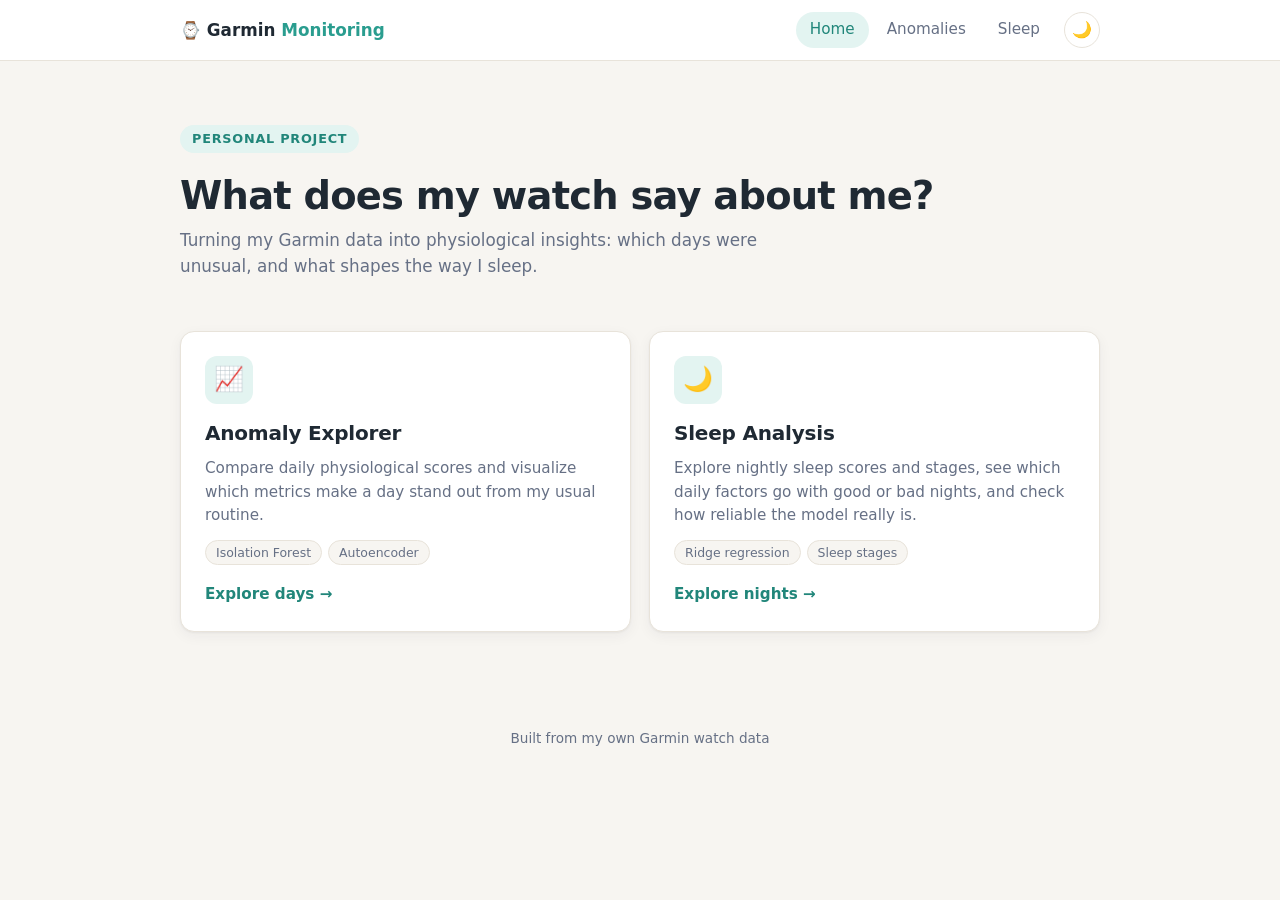
<file: src/frontend/index.html>
<!DOCTYPE html>
<html lang="en">
<head>
    <meta charset="UTF-8">
    <meta name="viewport" content="width=device-width, initial-scale=1">
    <title>Garmin Physiological Monitoring</title>
    <link rel="stylesheet" href="style.css">
    <script src="theme.js"></script>
</head>
<body>
    <header class="site-header">
        <div class="container nav">
            <a class="brand" href="index.html">⌚ Garmin <span>Monitoring</span></a>
            <nav class="nav-links">
                <a href="index.html" class="active">Home</a>
                <a href="anomaly.html">Anomalies</a>
                <a href="sleep.html">Sleep</a>
            </nav>
        </div>
    </header>

    <main class="container">
        <section class="hero">
            <span class="eyebrow">Personal project</span>
            <h1>What does my watch say about me?</h1>
            <p class="lead">Turning my Garmin data into physiological insights: which days were unusual, and what shapes the way I sleep.</p>
        </section>

        <div class="feature-grid">
            <a class="feature-card" href="anomaly.html">
                <div class="feature-icon">📈</div>
                <h2>Anomaly Explorer</h2>
                <p>Compare daily physiological scores and visualize which metrics make a day stand out from my usual routine.</p>
                <div class="tags"><span class="tag">Isolation Forest</span><span class="tag">Autoencoder</span></div>
                <span class="feature-cta">Explore days &rarr;</span>
            </a>

            <a class="feature-card" href="sleep.html">
                <div class="feature-icon">🌙</div>
                <h2>Sleep Analysis</h2>
                <p>Explore nightly sleep scores and stages, see which daily factors go with good or bad nights, and check how reliable the model really is.</p>
                <div class="tags"><span class="tag">Ridge regression</span><span class="tag">Sleep stages</span></div>
                <span class="feature-cta">Explore nights &rarr;</span>
            </a>

            <!-- Future features go here as additional feature-card links -->
        </div>
    </main>

    <footer class="site-footer">Built from my own Garmin watch data</footer>
</body>
</html>
</file>
<file: src/frontend/style.css>
/* Garmin Physiological Monitoring - shared theme */
:root {
    --bg: #f7f5f1;
    --surface: #ffffff;
    --text: #1f2933;
    --muted: #667085;
    --border: #e8e3da;
    --accent: #2a9d8f;
    --accent-dark: #21867a;
    --accent-soft: #e3f4f1;
    --warn: #e9a23b;
    --danger: #e63946;
    --accent-text: #21867a;
    --error: #b00020;
    --chart-text: #667085;
    --chart-grid: #ece8e1;
    --font: system-ui, -apple-system, "Segoe UI", Roboto, "Helvetica Neue", sans-serif;
    color-scheme: light;
    --radius: 14px;
    --shadow: 0 1px 2px rgba(31, 41, 51, 0.05), 0 4px 14px rgba(31, 41, 51, 0.05);
}

:root[data-theme="dark"] {
    --bg: #14181d;
    --surface: #1c2128;
    --text: #e6e9ed;
    --muted: #98a2b3;
    --border: #2d343d;
    --accent: #2a9d8f;
    --accent-dark: #34b3a4;
    --accent-soft: #17332f;
    --accent-text: #6fd3c6;
    --error: #ff7b86;
    --chart-text: #98a2b3;
    --chart-grid: #2d343d;
    --shadow: 0 1px 2px rgba(0, 0, 0, 0.3), 0 4px 14px rgba(0, 0, 0, 0.25);
    color-scheme: dark;
}

* { box-sizing: border-box; }

body {
    margin: 0;
    background: var(--bg);
    color: var(--text);
    font-family: var(--font);
    line-height: 1.55;
}

.container { max-width: 960px; margin: 0 auto; padding: 0 20px; }
main.container { padding-top: 28px; padding-bottom: 64px; }

/* ---------- Header / navigation ---------- */
.site-header {
    background: var(--surface);
    border-bottom: 1px solid var(--border);
    position: sticky;
    top: 0;
    z-index: 10;
}
.nav { display: flex; align-items: center; justify-content: space-between; height: 60px; }
.brand { font-weight: 700; color: var(--text); text-decoration: none; font-size: 1.05rem; }
.brand span { color: var(--accent); }
.nav-links { display: flex; gap: 4px; }
.nav-links a {
    color: var(--muted);
    text-decoration: none;
    padding: 6px 14px;
    border-radius: 999px;
    font-size: 0.95rem;
    font-weight: 500;
}
.nav-links a:hover { background: var(--bg); color: var(--text); }
.nav-links a.active { background: var(--accent-soft); color: var(--accent-text); }

/* ---------- Typography ---------- */
h1 { font-size: 2rem; line-height: 1.2; margin: 8px 0 8px 0; letter-spacing: -0.02em; }
h2 { font-size: 1.25rem; margin: 0 0 12px 0; letter-spacing: -0.01em; }
h3 { font-size: 1.05rem; margin: 22px 0 8px 0; }
.muted { color: var(--muted); }
.lead { color: var(--muted); font-size: 1.05rem; margin: 0 0 24px 0; max-width: 640px; }

/* ---------- Panels & cards ---------- */
.panel {
    background: var(--surface);
    border: 1px solid var(--border);
    border-radius: var(--radius);
    box-shadow: var(--shadow);
    padding: 22px;
    margin-bottom: 22px;
}
.panel > h2 { display: flex; align-items: center; gap: 10px; }
.step {
    display: inline-flex; align-items: center; justify-content: center;
    width: 26px; height: 26px; border-radius: 50%;
    background: var(--accent-soft); color: var(--accent-text);
    font-size: 0.85rem; font-weight: 700;
}

.card, .day-card {
    border: 1px solid var(--border);
    border-radius: 12px;
    padding: 16px;
    margin: 14px 0;
    background: var(--surface);
}

.note {
    background: var(--accent-soft);
    border-radius: 12px;
    padding: 14px 18px;
    margin: 14px 0;
    font-size: 0.95rem;
}
.note ul { margin: 8px 0 0 0; padding-left: 20px; }
.note li { margin-bottom: 5px; }

/* ---------- Home page ---------- */
.hero { padding: 36px 0 20px 0; }
.hero .eyebrow {
    display: inline-block; font-size: 0.8rem; font-weight: 600; letter-spacing: 0.06em;
    text-transform: uppercase; color: var(--accent-text);
    background: var(--accent-soft); padding: 4px 12px; border-radius: 999px; margin-bottom: 12px;
}
.hero h1 { font-size: 2.4rem; }

.feature-grid { display: grid; grid-template-columns: repeat(auto-fit, minmax(300px, 1fr)); gap: 18px; margin-top: 8px; }
.feature-card {
    display: flex; flex-direction: column; gap: 8px;
    background: var(--surface);
    border: 1px solid var(--border);
    border-radius: var(--radius);
    box-shadow: var(--shadow);
    padding: 24px;
    text-decoration: none;
    color: inherit;
    transition: transform 0.15s ease, box-shadow 0.15s ease, border-color 0.15s ease;
}
.feature-card:hover {
    transform: translateY(-3px);
    border-color: var(--accent);
    box-shadow: 0 2px 4px rgba(31, 41, 51, 0.06), 0 12px 28px rgba(31, 41, 51, 0.1);
}
.feature-icon {
    width: 48px; height: 48px; border-radius: 12px; background: var(--accent-soft);
    display: flex; align-items: center; justify-content: center; font-size: 1.5rem;
}
.feature-card h2 { margin: 6px 0 0 0; }
.feature-card p { margin: 0; color: var(--muted); font-size: 0.95rem; }
.tags { display: flex; flex-wrap: wrap; gap: 6px; margin-top: 4px; }
.tag { font-size: 0.78rem; padding: 2px 10px; border-radius: 999px; background: var(--bg); color: var(--muted); border: 1px solid var(--border); }
.feature-cta { margin-top: auto; padding-top: 10px; color: var(--accent-text); font-weight: 600; font-size: 0.95rem; }

.site-footer { color: var(--muted); font-size: 0.85rem; text-align: center; padding: 32px 0 40px 0; }

/* ---------- Controls ---------- */
label { font-weight: 500; }
select {
    font: inherit;
    padding: 8px 12px;
    border: 1px solid var(--border);
    border-radius: 10px;
    background: var(--surface);
    color: var(--text);
    margin-bottom: 12px;
}
select:focus { outline: 2px solid var(--accent); outline-offset: 1px; }
select[multiple], select[size] { width: 100%; padding: 6px; }
select option { padding: 6px 8px; border-radius: 6px; }
#day-select { height: 220px; }
#night-select { height: 220px; }

.metric-checkboxes { display: flex; flex-wrap: wrap; align-items: center; gap: 8px; margin: 4px 0 16px 0; }
.metric-checkboxes strong { margin-right: 4px; }
.metric-checkboxes label {
    display: inline-flex; align-items: center; gap: 6px;
    padding: 6px 14px; border: 1px solid var(--border); border-radius: 999px;
    background: var(--surface); cursor: pointer; font-size: 0.92rem; font-weight: 500;
}
.metric-checkboxes label:has(input:checked) { background: var(--accent-soft); border-color: var(--accent); color: var(--accent-text); }
.metric-checkboxes input { accent-color: var(--accent); }

button, .btn {
    font: inherit; font-weight: 600;
    background: var(--accent); color: #fff;
    border: none; border-radius: 10px;
    padding: 10px 22px; cursor: pointer;
    transition: background 0.15s ease;
}
button:hover { background: var(--accent-dark); }

/* ---------- Theme toggle ---------- */
.theme-toggle {
    width: 36px; height: 36px; padding: 0; margin-left: 6px;
    background: transparent; border: 1px solid var(--border); border-radius: 50%;
    font-size: 1rem; line-height: 1; color: var(--text);
}
.theme-toggle:hover { background: var(--bg); }

/* ---------- Charts ---------- */
canvas { max-width: 100%; }
.chart-box { position: relative; height: 420px; }

/* ---------- Anomaly: badges & rank bar ---------- */
.badge { display: inline-block; padding: 2px 10px; border-radius: 999px; font-size: 0.82rem; font-weight: 700; color: #fff; }
.badge-normal { background: #2a9d8f; }
.badge-unusual { background: #e9a23b; }
.badge-very { background: #e63946; }

.rank-bar {
    position: relative; height: 10px; border-radius: 5px; margin: 8px 0 2px 0;
    background: linear-gradient(to right, #2a9d8f 0%, #2a9d8f 85%, #e9a23b 85%, #e9a23b 95%, #e63946 95%, #e63946 100%);
}
.rank-marker { position: absolute; top: -4px; width: 4px; height: 18px; background: var(--text); border-radius: 2px; transform: translateX(-2px); }
.model-row { margin-top: 12px; }

/* ---------- Sleep: stages ---------- */
.stage-bar { display: flex; height: 22px; border-radius: 6px; overflow: hidden; margin: 10px 0; }
.stage-legend span { margin-right: 16px; white-space: nowrap; }
.dot { display: inline-block; width: 10px; height: 10px; border-radius: 50%; margin-right: 4px; }
.error { color: var(--error); }

@media (max-width: 600px) {
    h1, .hero h1 { font-size: 1.7rem; }
    .panel { padding: 16px; }
    .nav-links a { padding: 6px 10px; }
    .chart-box { height: 340px; }
}
</file>
